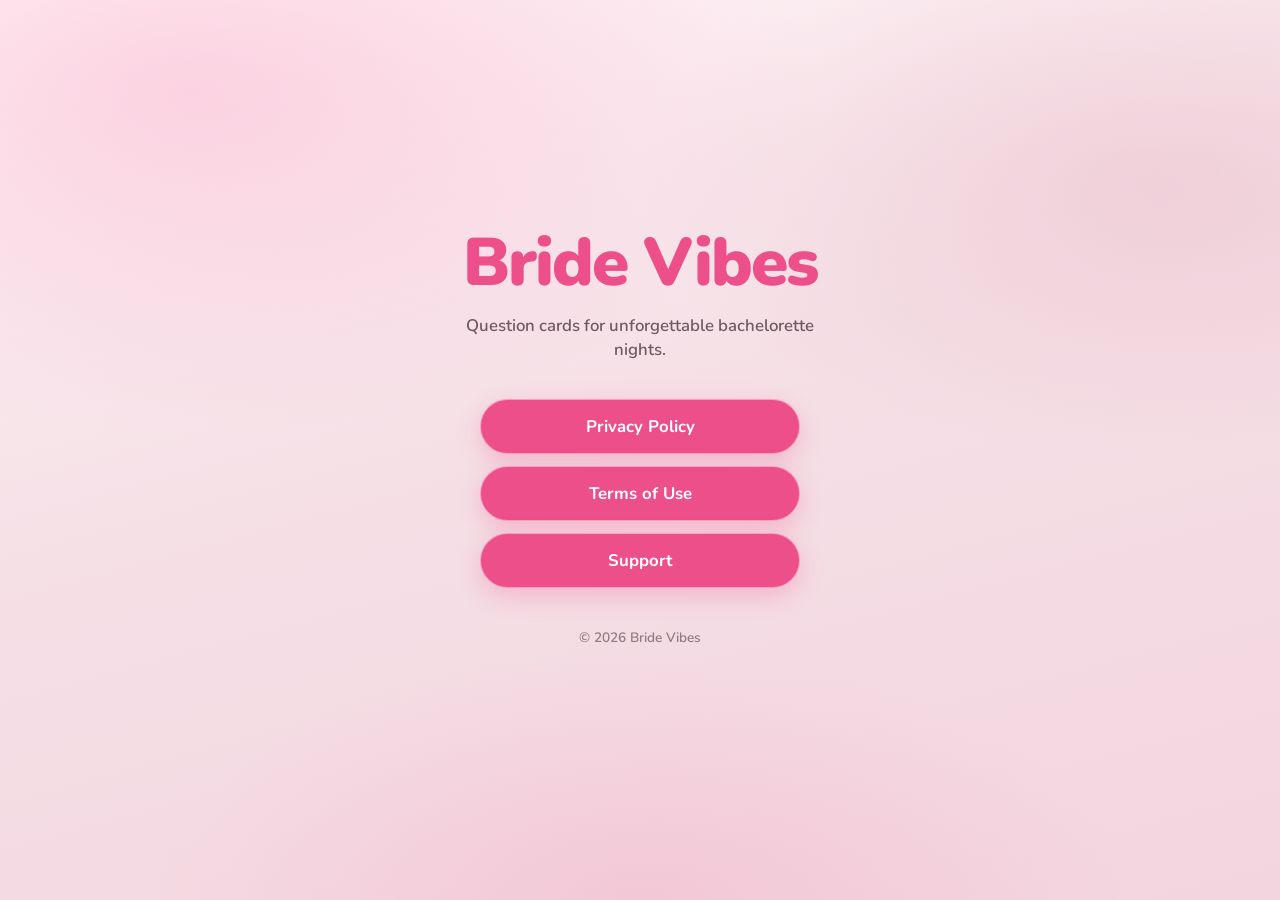
<file: index.html>
<!DOCTYPE html>
<html lang="en">
  <head>
    <meta charset="UTF-8" />
    <meta name="viewport" content="width=device-width, initial-scale=1" />
    <meta
      name="description"
      content="Bride Vibes — question cards for unforgettable bachelorette nights."
    />
    <title>Bride Vibes</title>
    <link rel="preconnect" href="https://fonts.googleapis.com" />
    <link rel="preconnect" href="https://fonts.gstatic.com" crossorigin />
    <link
      href="https://fonts.googleapis.com/css2?family=Nunito:wght@500;600;700;800;900&display=swap"
      rel="stylesheet"
    />
    <link rel="stylesheet" href="styles.css" />
  </head>
  <body>
    <main class="page home">
      <h1 class="brand">Bride Vibes</h1>
      <p class="tagline">Question cards for unforgettable bachelorette nights.</p>

      <nav class="actions" aria-label="Legal and support">
        <a class="btn btn-primary" href="privacy.html">Privacy Policy</a>
        <a
          class="btn btn-primary"
          href="https://www.apple.com/legal/internet-services/itunes/dev/stdeula/"
          target="_blank"
          rel="noopener noreferrer"
          >Terms of Use</a
        >
        <a class="btn btn-primary" href="support.html">Support</a>
      </nav>

      <p class="footer">© <span id="year"></span> Bride Vibes</p>
    </main>
    <script>
      document.getElementById("year").textContent = new Date().getFullYear();
    </script>
  </body>
</html>
</file>
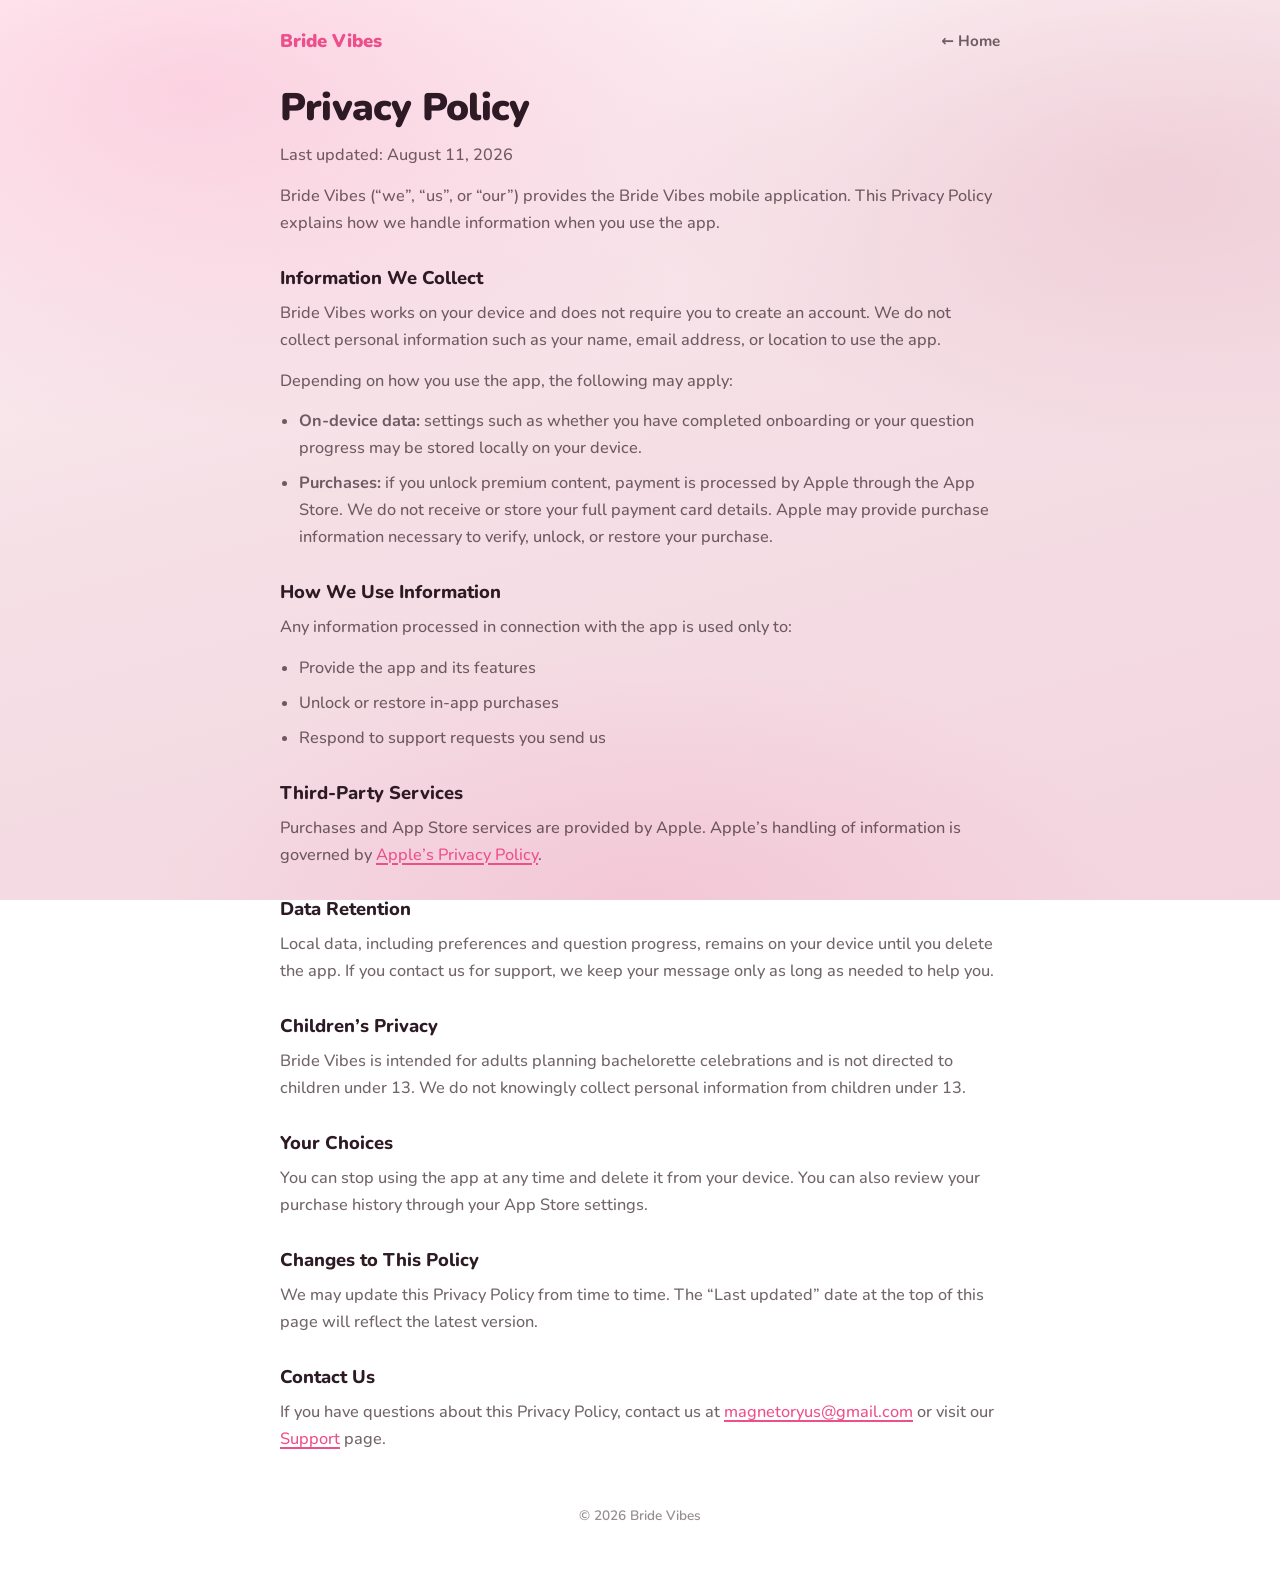
<file: privacy.html>
<!DOCTYPE html>
<html lang="en">
  <head>
    <meta charset="UTF-8" />
    <meta name="viewport" content="width=device-width, initial-scale=1" />
    <meta name="description" content="Privacy Policy for the Bride Vibes app." />
    <title>Privacy Policy — Bride Vibes</title>
    <link rel="preconnect" href="https://fonts.googleapis.com" />
    <link rel="preconnect" href="https://fonts.gstatic.com" crossorigin />
    <link
      href="https://fonts.googleapis.com/css2?family=Nunito:wght@500;600;700;800;900&display=swap"
      rel="stylesheet"
    />
    <link rel="stylesheet" href="styles.css" />
  </head>
  <body>
    <main class="page">
      <header class="nav">
        <a class="nav-brand" href="index.html">Bride Vibes</a>
        <a class="back-link" href="index.html">← Home</a>
      </header>

      <article class="content">
        <h1>Privacy Policy</h1>
        <p class="meta">Last updated: August 11, 2026</p>

        <p>
          Bride Vibes (“we”, “us”, or “our”) provides the Bride Vibes mobile
          application. This Privacy Policy explains how we handle information
          when you use the app.
        </p>

        <h2>Information We Collect</h2>
        <p>
          Bride Vibes works on your device and does not require you to create an
          account. We do not collect personal information such as your name,
          email address, or location to use the app.
        </p>
        <p>Depending on how you use the app, the following may apply:</p>
        <ul>
          <li>
            <strong>On-device data:</strong> settings such as whether you
            have completed onboarding or your question progress may be stored
            locally on your device.
          </li>
          <li>
            <strong>Purchases:</strong> if you unlock premium content, payment
            is processed by Apple through the App Store. We do not receive or
            store your full payment card details. Apple may provide purchase
            information necessary to verify, unlock, or restore your purchase.
          </li>
        </ul>

        <h2>How We Use Information</h2>
        <p>Any information processed in connection with the app is used only to:</p>
        <ul>
          <li>Provide the app and its features</li>
          <li>Unlock or restore in-app purchases</li>
          <li>Respond to support requests you send us</li>
        </ul>

        <h2>Third-Party Services</h2>
        <p>
          Purchases and App Store services are provided by Apple. Apple’s
          handling of information is governed by
          <a
            href="https://www.apple.com/legal/privacy/"
            target="_blank"
            rel="noopener noreferrer"
            >Apple’s Privacy Policy</a
          >.
        </p>

        <h2>Data Retention</h2>
        <p>
          Local data, including preferences and question progress, remains on
          your device until you delete the app. If you contact us for support, we
          keep your message only as long as needed to help you.
        </p>

        <h2>Children’s Privacy</h2>
        <p>
          Bride Vibes is intended for adults planning bachelorette celebrations
          and is not directed to children under 13. We do not knowingly collect
          personal information from children under 13.
        </p>

        <h2>Your Choices</h2>
        <p>
          You can stop using the app at any time and delete it from your device.
          You can also review your purchase history through your App Store
          settings.
        </p>

        <h2>Changes to This Policy</h2>
        <p>
          We may update this Privacy Policy from time to time. The “Last
          updated” date at the top of this page will reflect the latest version.
        </p>

        <h2>Contact Us</h2>
        <p>
          If you have questions about this Privacy Policy, contact us at
          <a href="mailto:magnetoryus@gmail.com">magnetoryus@gmail.com</a>
          or visit our
          <a href="support.html">Support</a> page.
        </p>
      </article>

      <p class="footer">© <span id="year"></span> Bride Vibes</p>
    </main>
    <script>
      document.getElementById("year").textContent = new Date().getFullYear();
    </script>
  </body>
</html>
</file>
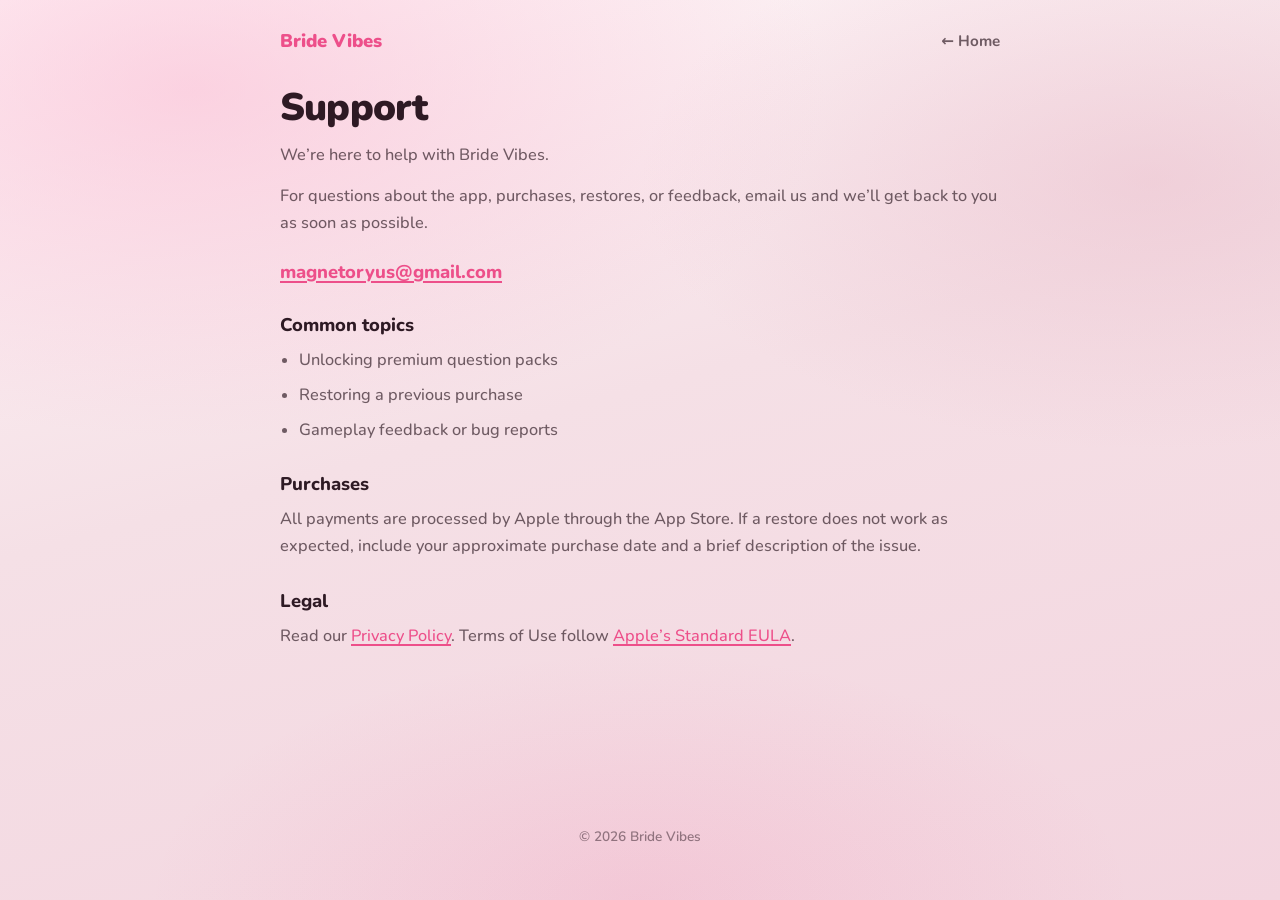
<file: support.html>
<!DOCTYPE html>
<html lang="en">
  <head>
    <meta charset="UTF-8" />
    <meta name="viewport" content="width=device-width, initial-scale=1" />
    <meta name="description" content="Support for the Bride Vibes app." />
    <title>Support — Bride Vibes</title>
    <link rel="preconnect" href="https://fonts.googleapis.com" />
    <link rel="preconnect" href="https://fonts.gstatic.com" crossorigin />
    <link
      href="https://fonts.googleapis.com/css2?family=Nunito:wght@500;600;700;800;900&display=swap"
      rel="stylesheet"
    />
    <link rel="stylesheet" href="styles.css" />
  </head>
  <body>
    <main class="page">
      <header class="nav">
        <a class="nav-brand" href="index.html">Bride Vibes</a>
        <a class="back-link" href="index.html">← Home</a>
      </header>

      <article class="content">
        <h1>Support</h1>
        <p class="meta">We’re here to help with Bride Vibes.</p>

        <div class="support-block">
          <p>
            For questions about the app, purchases, restores, or feedback, email
            us and we’ll get back to you as soon as possible.
          </p>
          <a class="support-email" href="mailto:magnetoryus@gmail.com"
            >magnetoryus@gmail.com</a
          >
        </div>

        <h2>Common topics</h2>
        <ul>
          <li>Unlocking premium question packs</li>
          <li>Restoring a previous purchase</li>
          <li>Gameplay feedback or bug reports</li>
        </ul>

        <h2>Purchases</h2>
        <p>
          All payments are processed by Apple through the App Store. If a
          restore does not work as expected, include your approximate purchase
          date and a brief description of the issue.
        </p>

        <h2>Legal</h2>
        <p>
          Read our <a href="privacy.html">Privacy Policy</a>. Terms of Use follow
          <a
            href="https://www.apple.com/legal/internet-services/itunes/dev/stdeula/"
            target="_blank"
            rel="noopener noreferrer"
            >Apple’s Standard EULA</a
          >.
        </p>
      </article>

      <p class="footer">© <span id="year"></span> Bride Vibes</p>
    </main>
    <script>
      document.getElementById("year").textContent = new Date().getFullYear();
    </script>
  </body>
</html>
</file>
<file: styles.css>
:root {
  --pink: #ed4f8a;
  --pink-soft: #fab8d1;
  --blush: #f5e0e6;
  --blush-deep: #e8b8c7;
  --ivory: #fffdf9;
  --ink: #2e1a24;
  --ink-muted: rgba(46, 26, 36, 0.68);
  --ink-soft: rgba(46, 26, 36, 0.5);
  --white: #ffffff;
  --radius-pill: 999px;
  --shadow: 0 18px 48px rgba(237, 79, 138, 0.18);
  --font-display: "Nunito", system-ui, sans-serif;
  --font-body: "Nunito", system-ui, sans-serif;
}

*,
*::before,
*::after {
  box-sizing: border-box;
}

html {
  scroll-behavior: smooth;
}

body {
  margin: 0;
  min-height: 100vh;
  font-family: var(--font-body);
  color: var(--ink);
  background:
    radial-gradient(ellipse 90% 70% at 15% 10%, rgba(250, 184, 209, 0.55), transparent 55%),
    radial-gradient(ellipse 80% 60% at 90% 20%, rgba(232, 184, 199, 0.45), transparent 50%),
    radial-gradient(ellipse 70% 50% at 50% 100%, rgba(237, 79, 138, 0.12), transparent 55%),
    linear-gradient(165deg, #fff7f9 0%, var(--blush) 45%, #f3d5df 100%);
  background-attachment: fixed;
  -webkit-font-smoothing: antialiased;
}

a {
  color: var(--pink);
  text-decoration-thickness: 1.5px;
  text-underline-offset: 3px;
}

a:hover {
  color: #d63d75;
}

.page {
  min-height: 100vh;
  display: flex;
  flex-direction: column;
  align-items: center;
  padding: 28px 20px 40px;
}

.home {
  justify-content: center;
  text-align: center;
}

.brand {
  font-family: var(--font-display);
  font-weight: 900;
  font-size: clamp(2.6rem, 9vw, 4.2rem);
  letter-spacing: -0.03em;
  line-height: 1.05;
  color: var(--pink);
  margin: 0;
  opacity: 0;
  transform: translateY(18px);
  animation: rise-in 0.75s cubic-bezier(0.22, 1, 0.36, 1) 0.08s forwards;
}

.tagline {
  margin: 16px 0 0;
  max-width: 22rem;
  font-size: 1.05rem;
  font-weight: 600;
  line-height: 1.45;
  color: var(--ink-muted);
  opacity: 0;
  transform: translateY(14px);
  animation: rise-in 0.75s cubic-bezier(0.22, 1, 0.36, 1) 0.2s forwards;
}

.actions {
  display: flex;
  flex-direction: column;
  gap: 12px;
  width: min(320px, 100%);
  margin-top: 36px;
  opacity: 0;
  transform: translateY(18px);
  animation: rise-in 0.75s cubic-bezier(0.22, 1, 0.36, 1) 0.4s forwards;
}

.btn {
  display: inline-flex;
  align-items: center;
  justify-content: center;
  width: 100%;
  padding: 15px 22px;
  border-radius: var(--radius-pill);
  font-family: var(--font-body);
  font-size: 1.05rem;
  font-weight: 700;
  text-decoration: none;
  border: none;
  cursor: pointer;
  transition: transform 0.18s cubic-bezier(0.22, 1, 0.36, 1), background 0.2s ease, color 0.2s ease;
}

.btn:hover {
  transform: scale(1.02);
}

.btn:active {
  transform: scale(0.96);
}

.btn-primary {
  background: var(--pink);
  color: var(--white);
  box-shadow: 0 8px 24px rgba(237, 79, 138, 0.28);
  border: 1px solid rgba(255, 255, 255, 0.45);
}

.btn-primary:hover {
  color: var(--white);
  background: #e0437d;
}

.btn-secondary {
  background: rgba(255, 253, 249, 0.78);
  color: var(--pink);
  border: 1.5px solid rgba(237, 79, 138, 0.55);
}

.btn-secondary:hover {
  color: var(--pink);
  background: var(--ivory);
}

.nav {
  width: min(720px, 100%);
  display: flex;
  align-items: center;
  justify-content: space-between;
  gap: 16px;
  margin-bottom: 28px;
  opacity: 0;
  animation: rise-in 0.6s cubic-bezier(0.22, 1, 0.36, 1) forwards;
}

.nav-brand {
  font-family: var(--font-display);
  font-weight: 900;
  font-size: 1.15rem;
  color: var(--pink);
  text-decoration: none;
}

.nav-brand:hover {
  color: #d63d75;
}

.back-link {
  font-size: 0.95rem;
  font-weight: 700;
  color: var(--ink-muted);
  text-decoration: none;
}

.back-link:hover {
  color: var(--pink);
}

.content {
  width: min(720px, 100%);
  flex: 1;
  opacity: 0;
  transform: translateY(12px);
  animation: rise-in 0.7s cubic-bezier(0.22, 1, 0.36, 1) 0.12s forwards;
}

.content h1 {
  font-family: var(--font-display);
  font-size: clamp(1.85rem, 5vw, 2.4rem);
  font-weight: 900;
  letter-spacing: -0.02em;
  margin: 0 0 8px;
  color: var(--ink);
}

.meta {
  margin: 0 0 28px;
  font-size: 0.92rem;
  font-weight: 600;
  color: var(--ink-soft);
}

.content h2 {
  font-size: 1.15rem;
  font-weight: 800;
  margin: 28px 0 10px;
  color: var(--ink);
}

.content p,
.content li {
  font-size: 1.02rem;
  font-weight: 500;
  line-height: 1.65;
  color: var(--ink-muted);
}

.content p {
  margin: 0 0 14px;
}

.content ul {
  margin: 0 0 14px;
  padding-left: 1.2rem;
}

.content li {
  margin-bottom: 8px;
}

.support-block {
  margin-top: 8px;
}

.support-email {
  display: inline-flex;
  margin-top: 8px;
  font-size: 1.15rem;
  font-weight: 800;
}

.footer {
  margin-top: 40px;
  font-size: 0.85rem;
  font-weight: 600;
  color: var(--ink-soft);
  opacity: 0;
  animation: rise-in 0.6s cubic-bezier(0.22, 1, 0.36, 1) 0.55s forwards;
}

@keyframes rise-in {
  to {
    opacity: 1;
    transform: translateY(0);
  }
}

@media (prefers-reduced-motion: reduce) {
  *,
  *::before,
  *::after {
    animation: none !important;
    transition: none !important;
  }

  .brand,
  .tagline,
  .actions,
  .nav,
  .content,
  .footer {
    opacity: 1;
    transform: none;
  }
}
</file>
